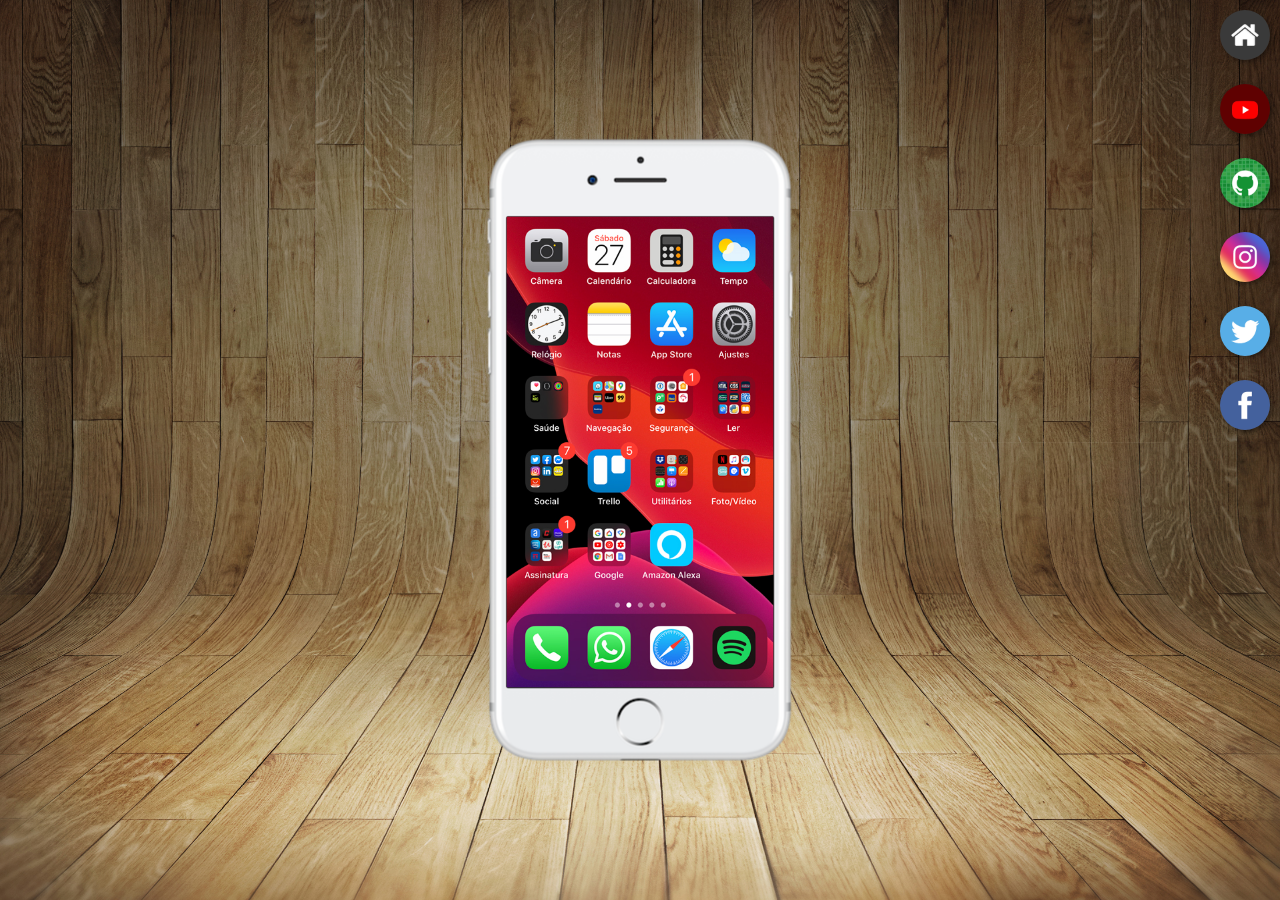
<file: index.html>
<!DOCTYPE html>
<html lang="pt-br">
<head>
    <meta charset="UTF-8">
    <meta name="viewport" content="width=device-width, initial-scale=1.0">
    <title>Projeto Redes Sociais</title>
    <link rel="shortcut icon" href="favicon.ico" type="image/x-icon">
    <link rel="stylesheet" href="estilo/style.css">
</head>
<body>
    <main>
        <section id="telefone">
<iframe src="home.html" frameborder="0" name="tela" id="tela">
    Seu navegador não é compativel com isso
</iframe>
        </section>
        <section id="redes-sociais">
                <a href="home.html" target="tela"><img src="imagens/logo-home.jpg" alt="Home"></a> <br>
                <a href="youtube.html" target="tela"> <img src="imagens/logo-youtube.jpg" alt="YouTube"></a> <br>
                <a href="" target="tela"><img src="imagens/logo-github.jpg" alt=""></a> <br>
                <a href="" target="tela"><img src="imagens/logo-instagram.jpg" alt="Instagram"></a> <br>
                <a href="" target="tela"><img src="imagens/logo-twitter.jpg" alt="Twitter"></a> <br>
                <a href="" target="tela"><img src="imagens/logo-facebook.jpg" alt="Facebook"></a> <br>
        </section>
    </main>
</body>
</html>
</file>
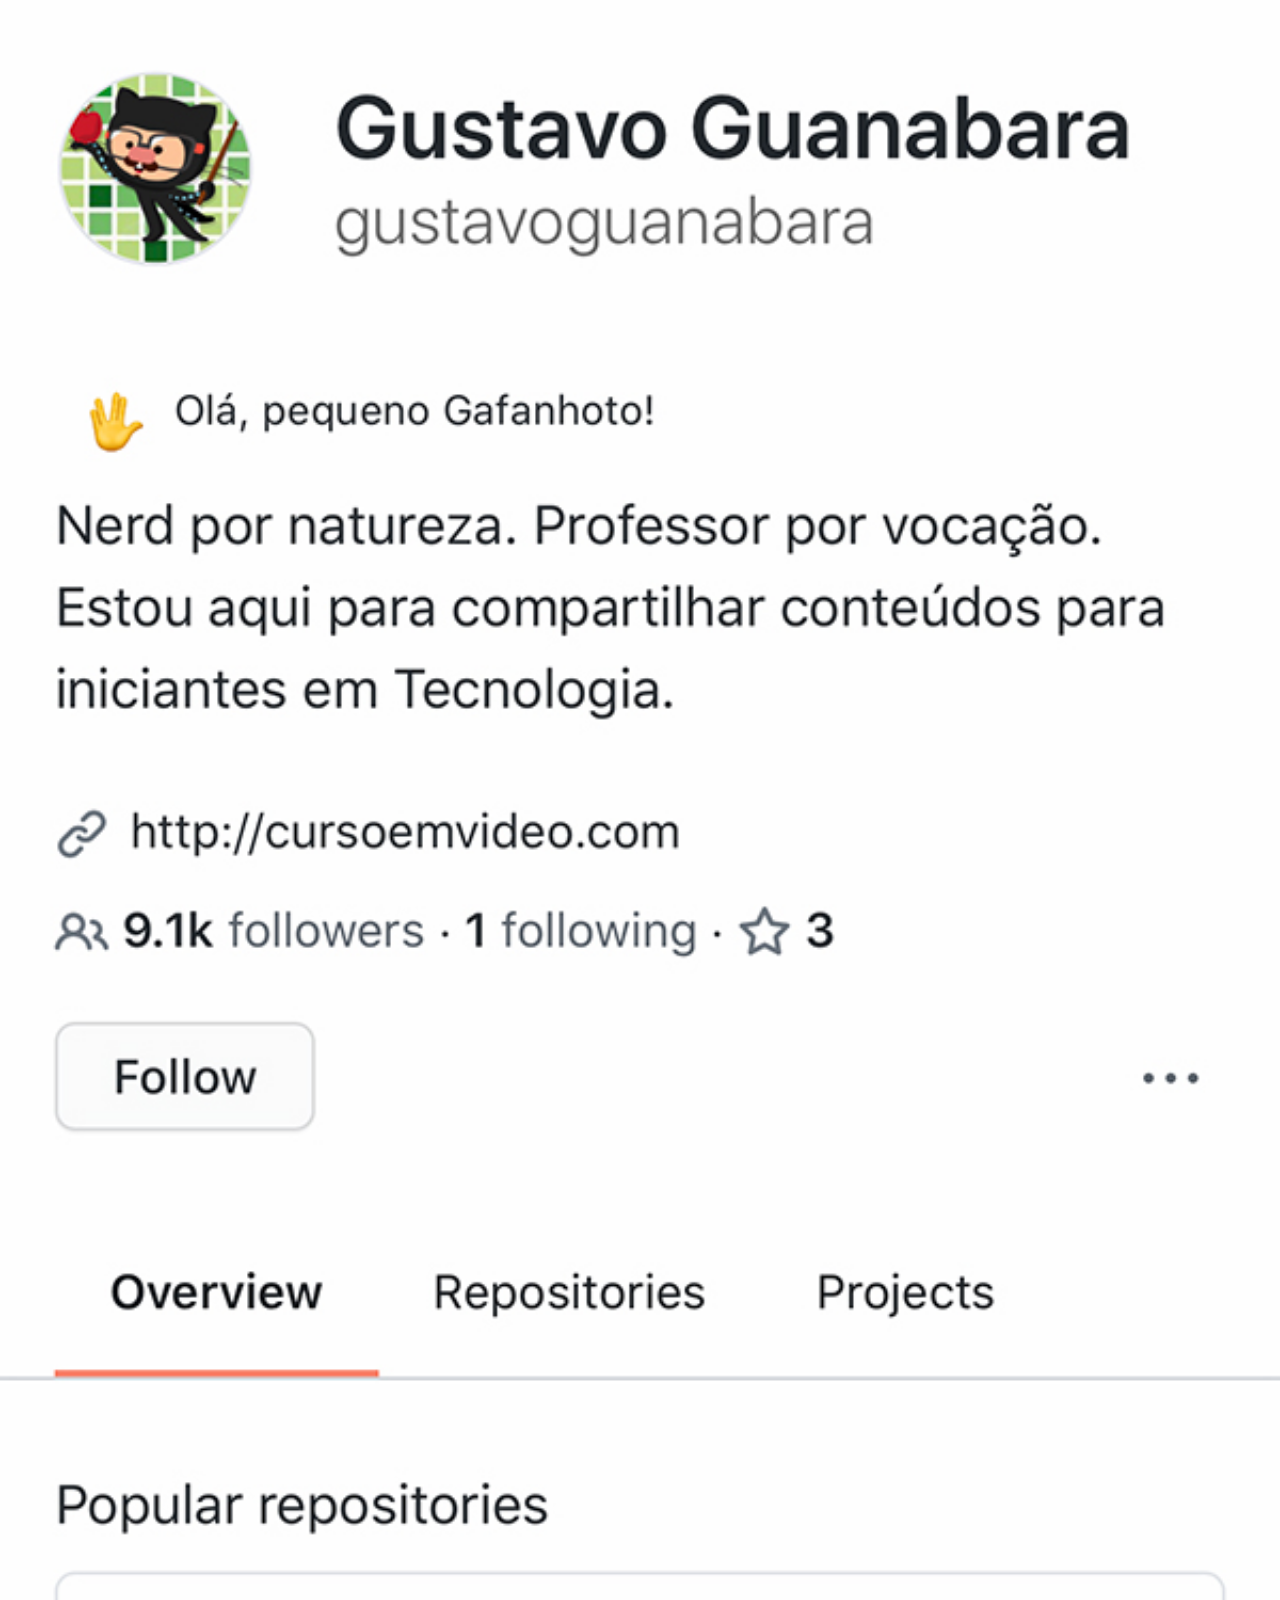
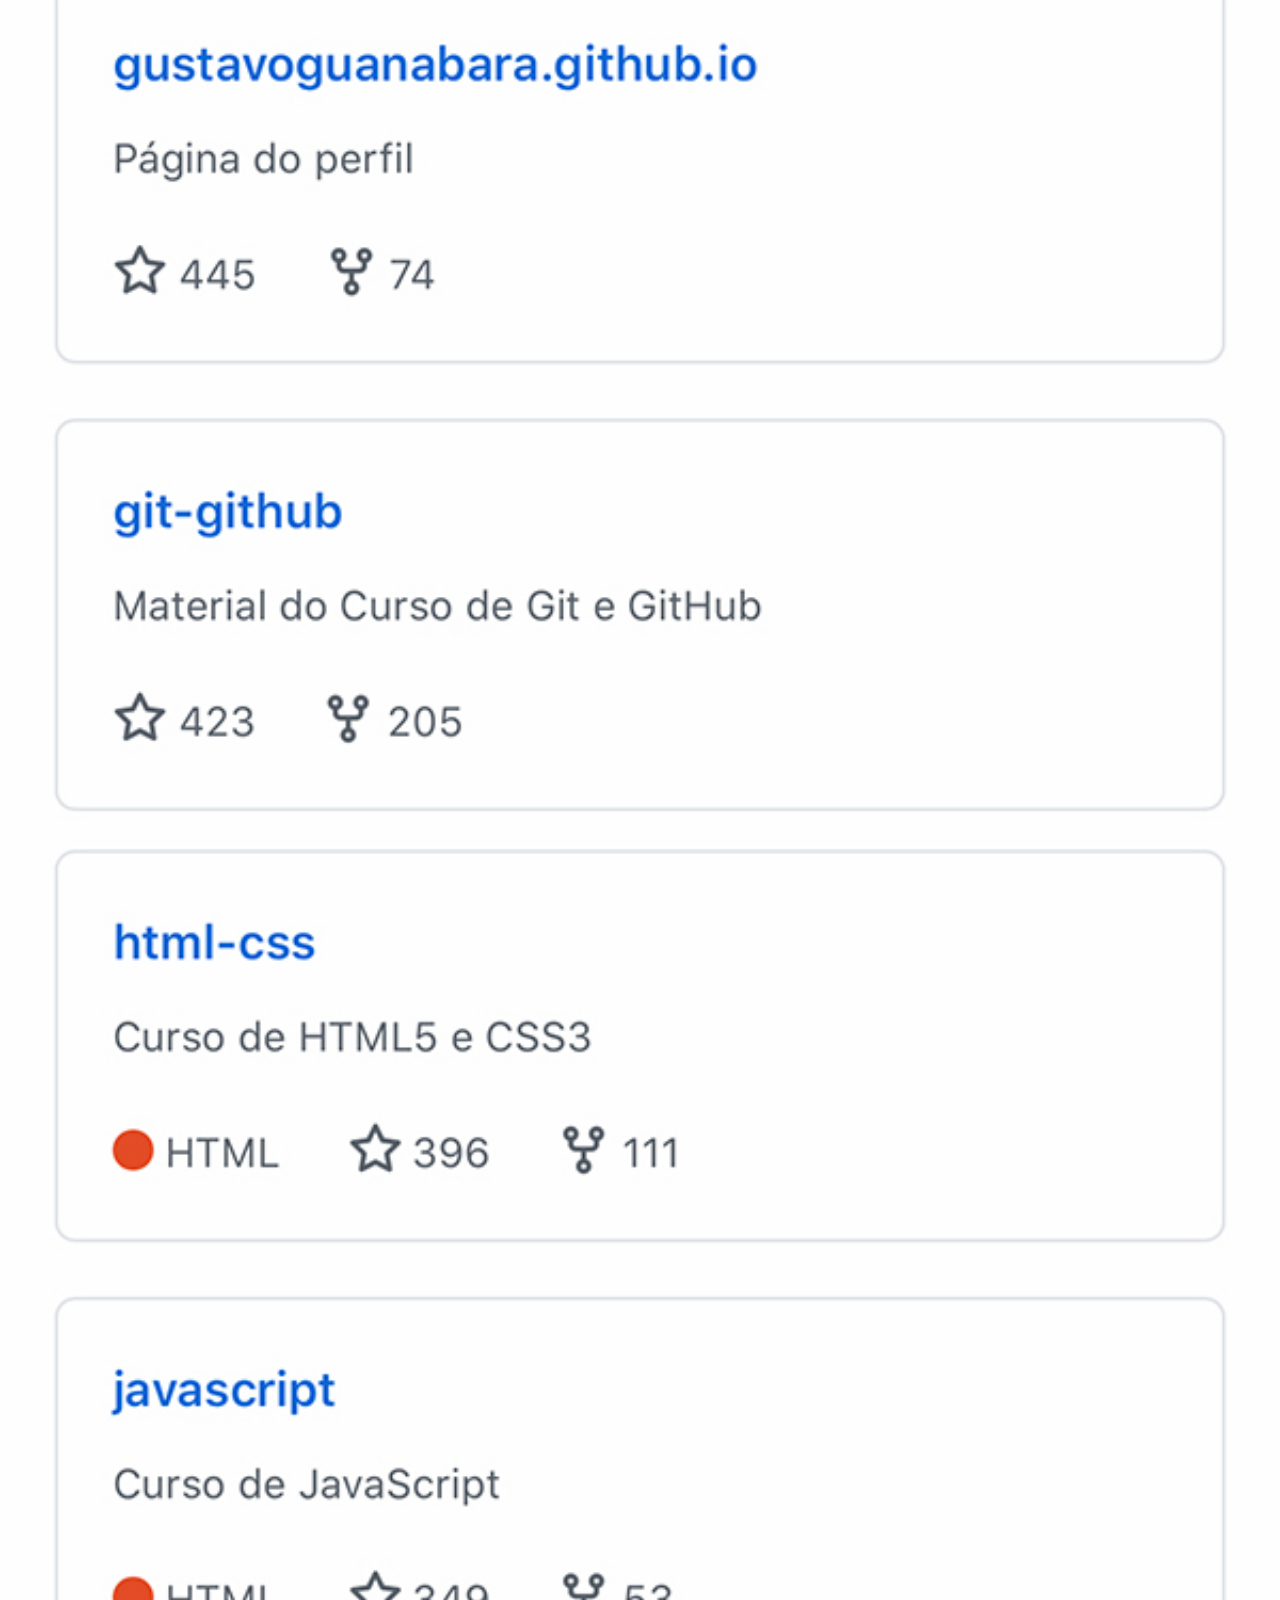
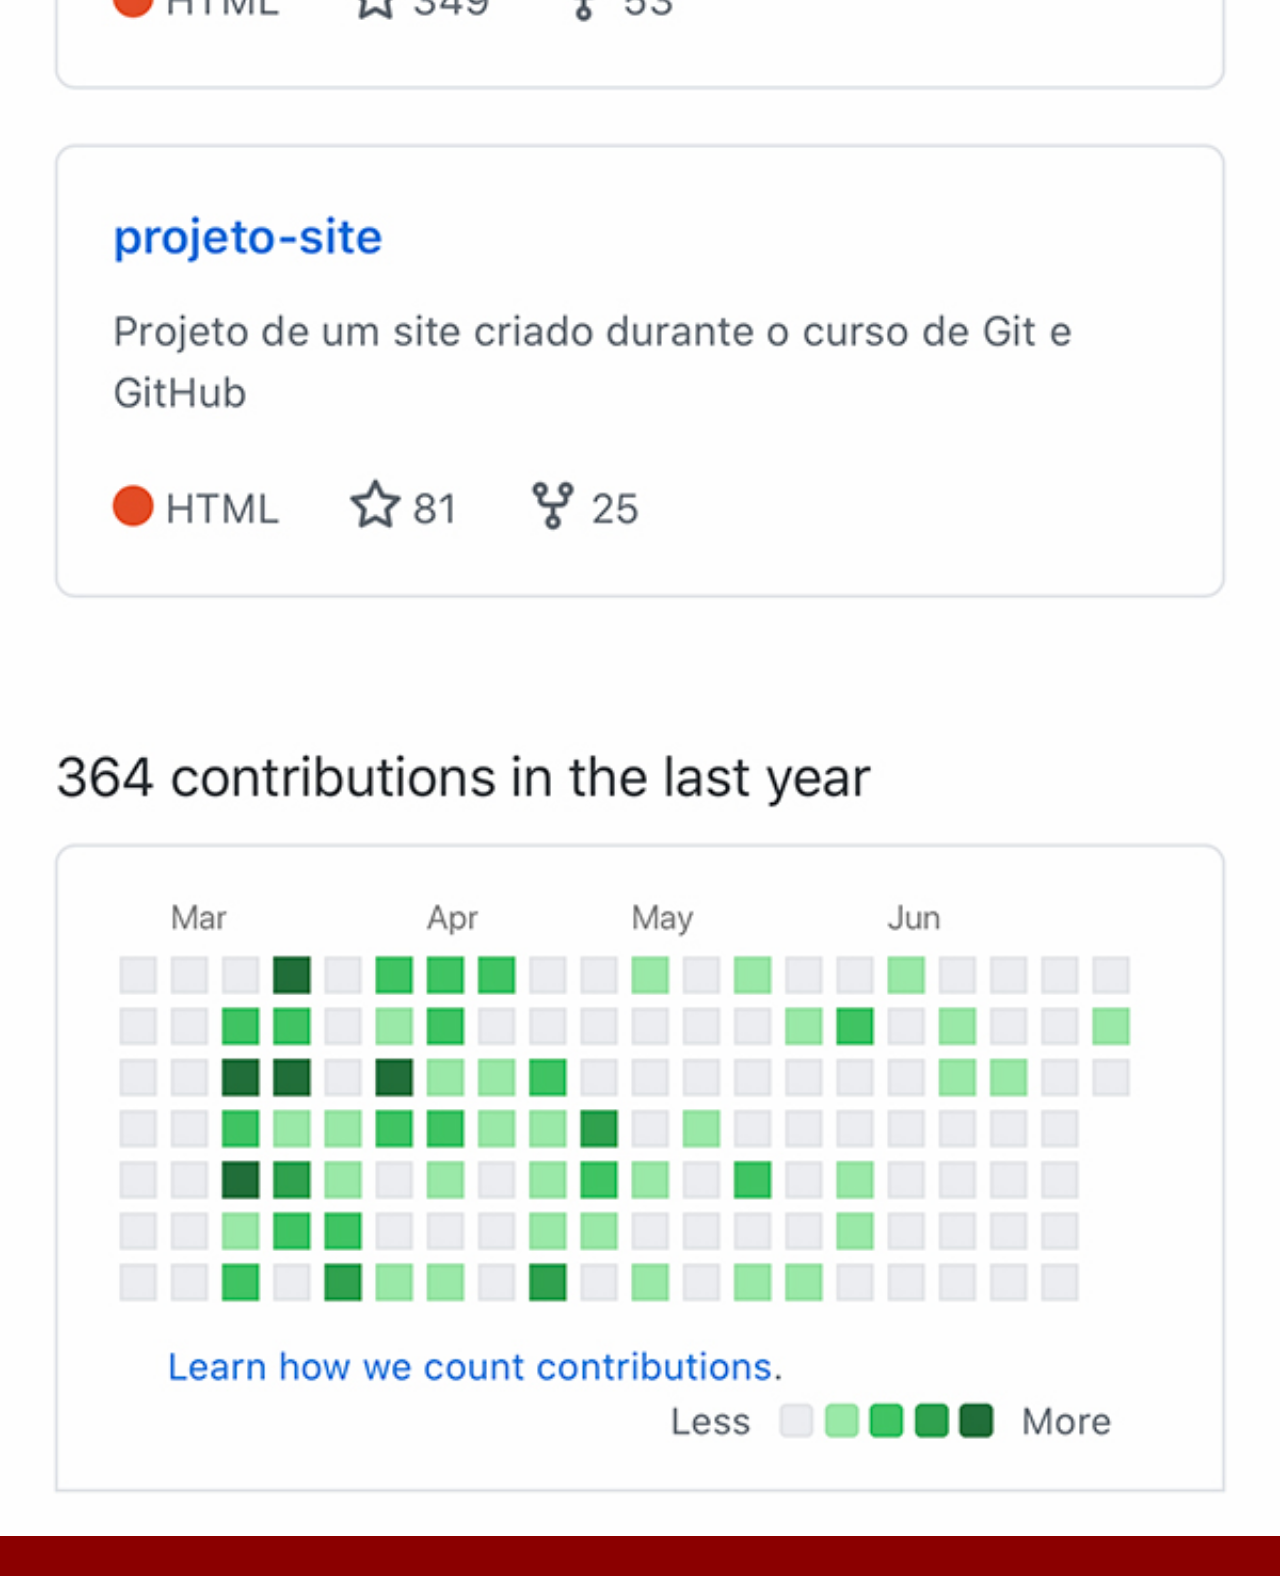
<file: github.html>
<!DOCTYPE html>
<html lang="pt-br">
<head>
    <meta charset="UTF-8">
    <meta name="viewport" content="width=device-width, initial-scale=1.0">
    <title>Document</title>
    <link rel="stylesheet" href="estilo/social.css">
</head>
<body>
   <img src="imagens/tela-github.jpg" alt="GitHub"> 
   <a href="https://gustavoguanabara.github.io/"></a>
</body>
</html>
</file>
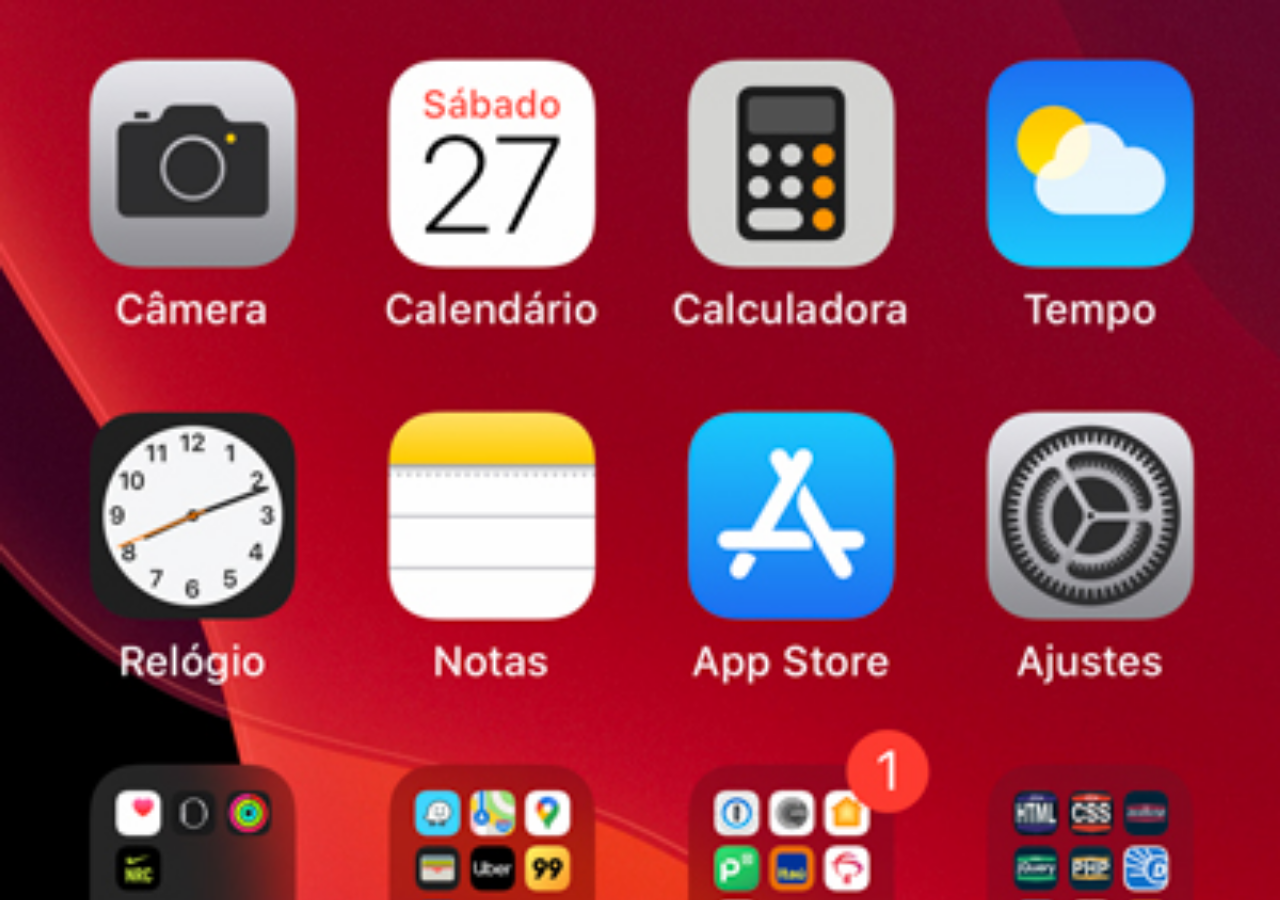
<file: home.html>
<!DOCTYPE html>
<html lang="pt-br">
<head>
    <meta charset="UTF-8">
    <meta name="viewport" content="width=device-width, initial-scale=1.0">
    <title>Document</title>
    <style>


* {
    margin: 0px;
    padding: 0px;
}

body {
    height: 100vh;
    width: 100vw;
    background: black url(imagens/tela-home.jpg) no-repeat top center;
    background-size: cover;
}

    </style>
</head>

<body>
    
</body>
</html>
</file>
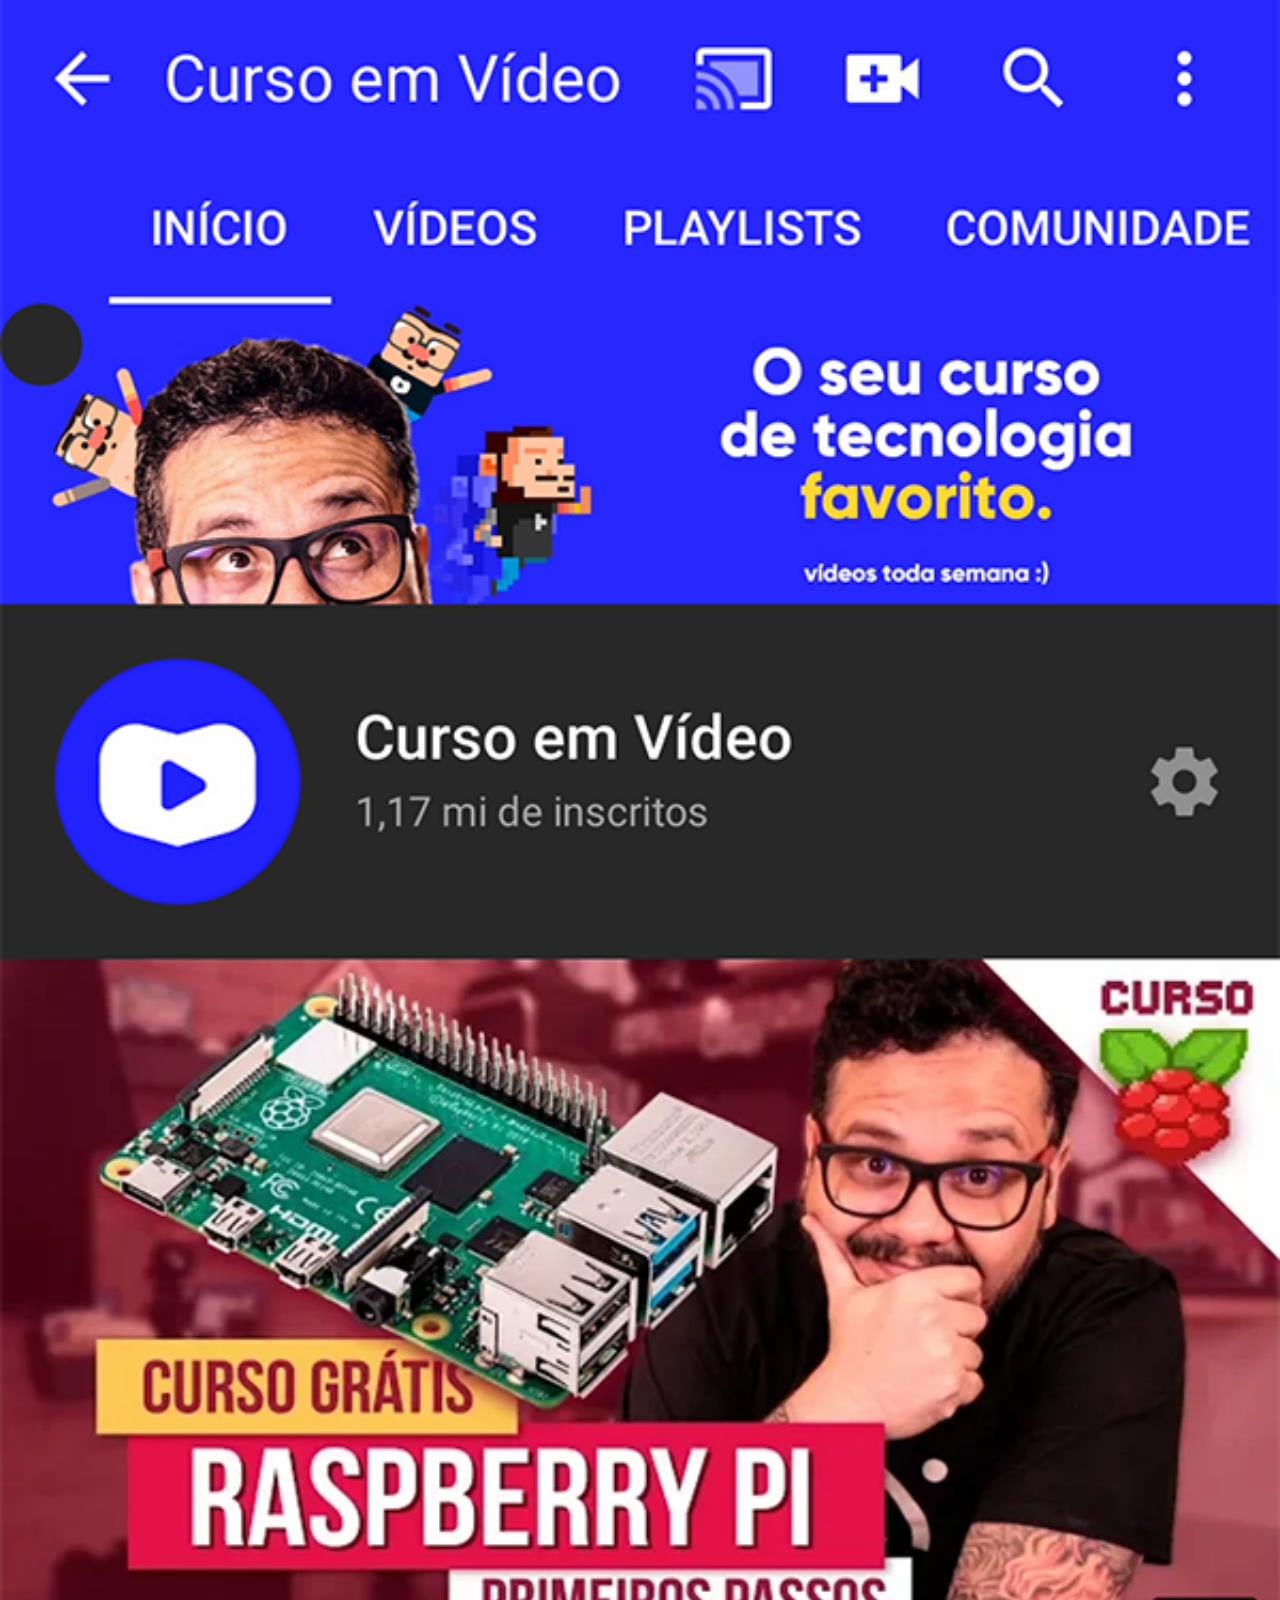
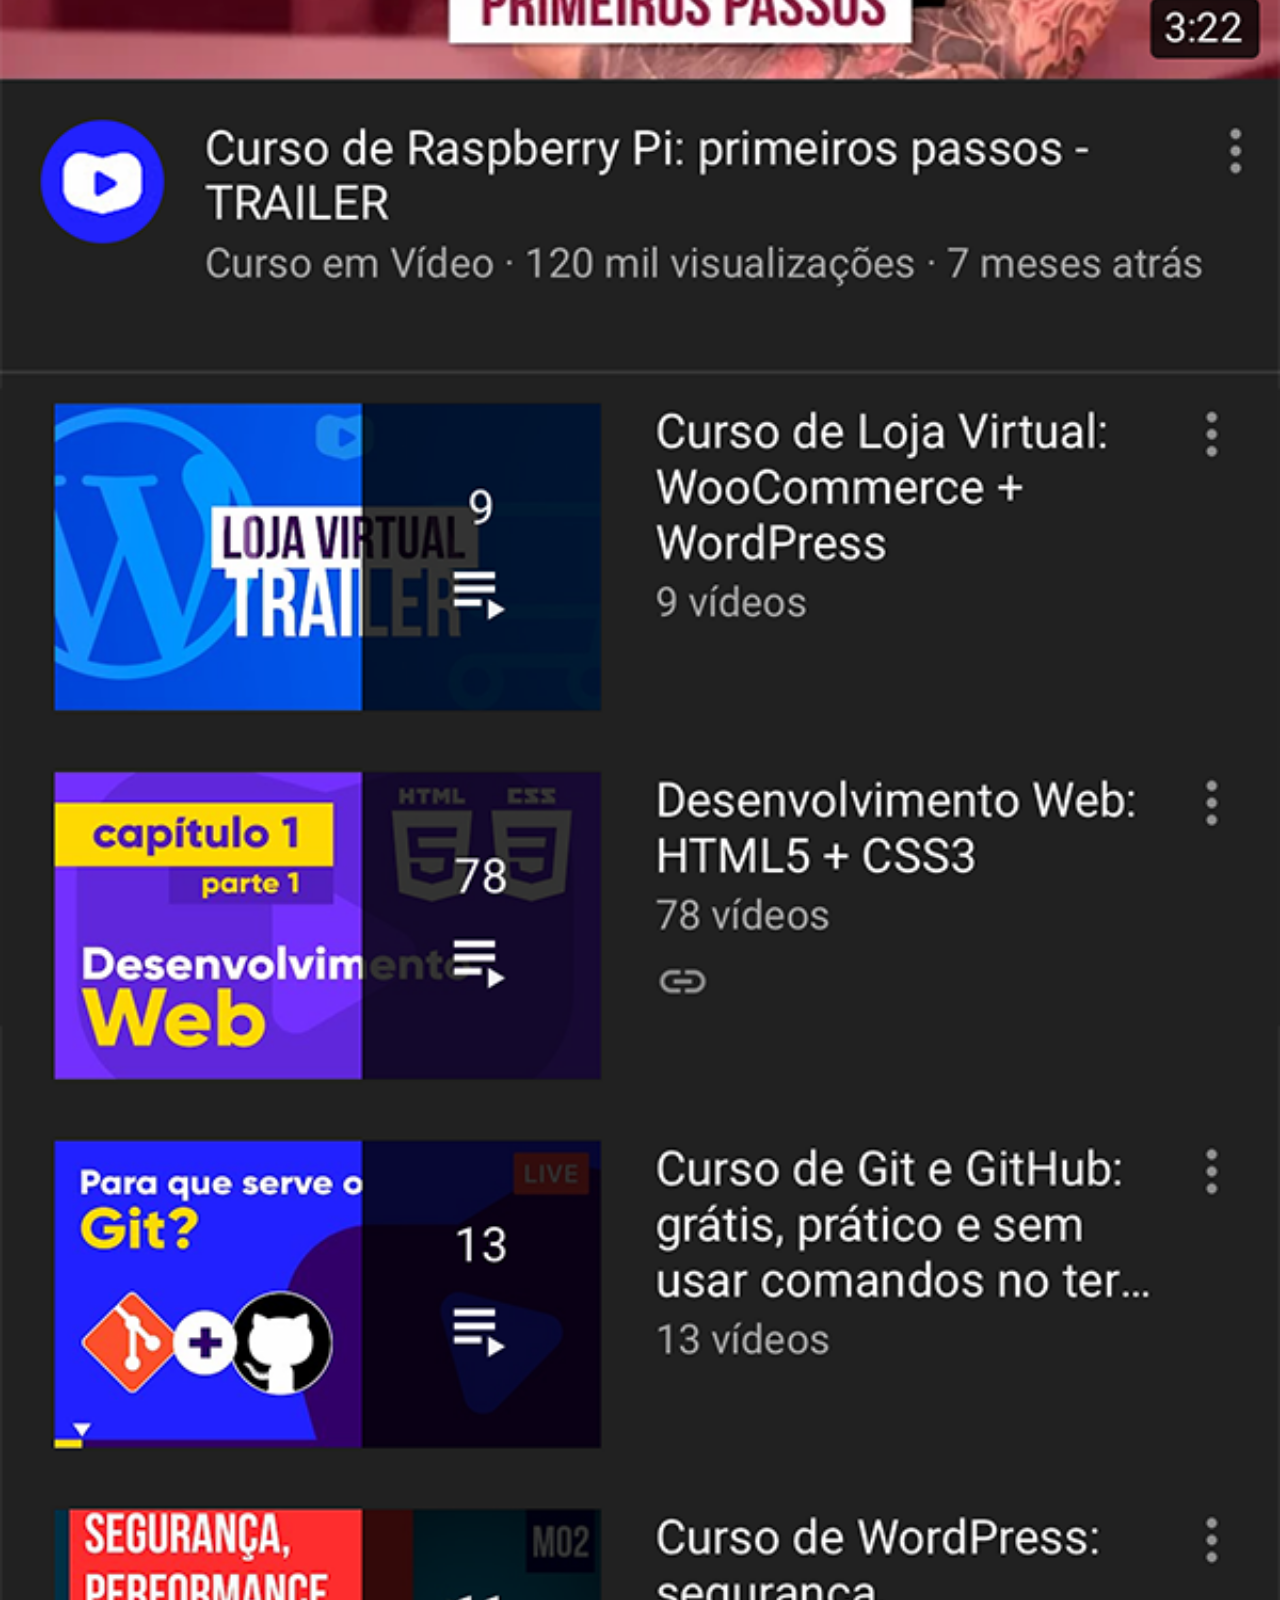
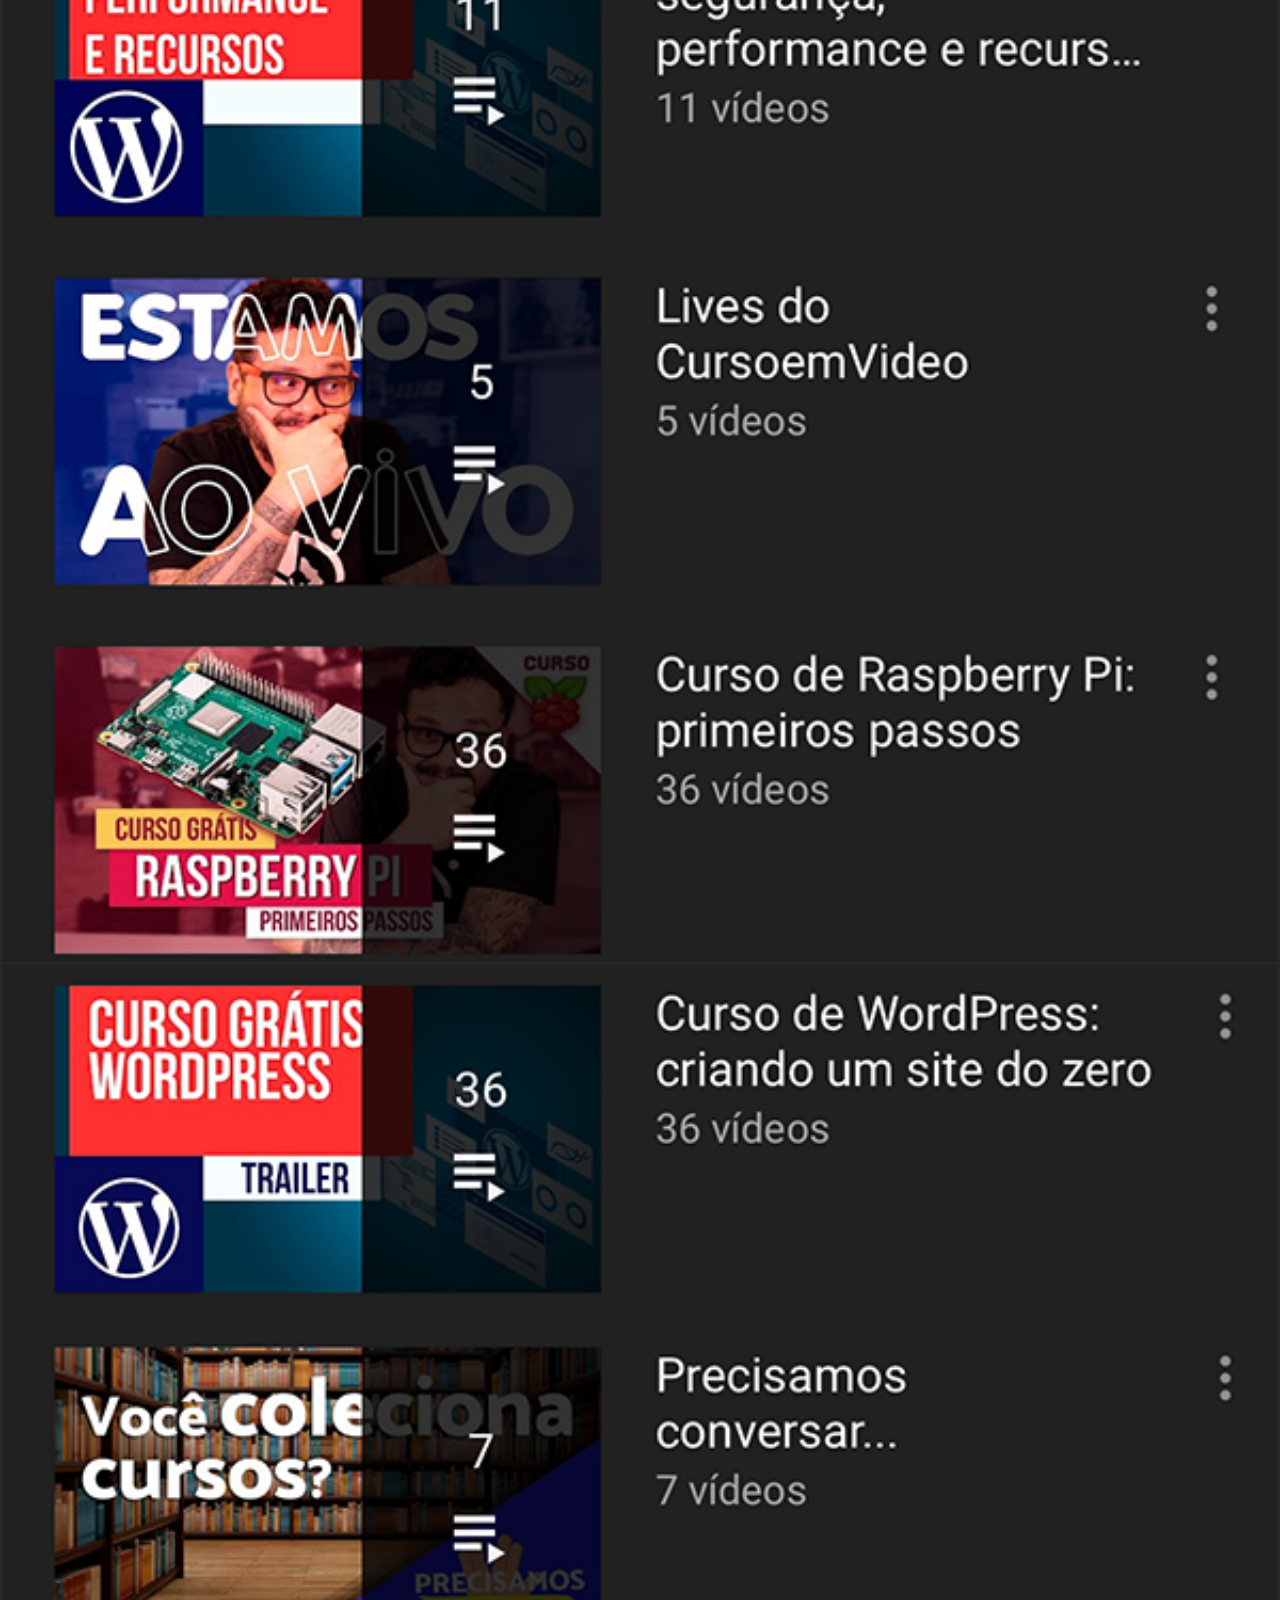
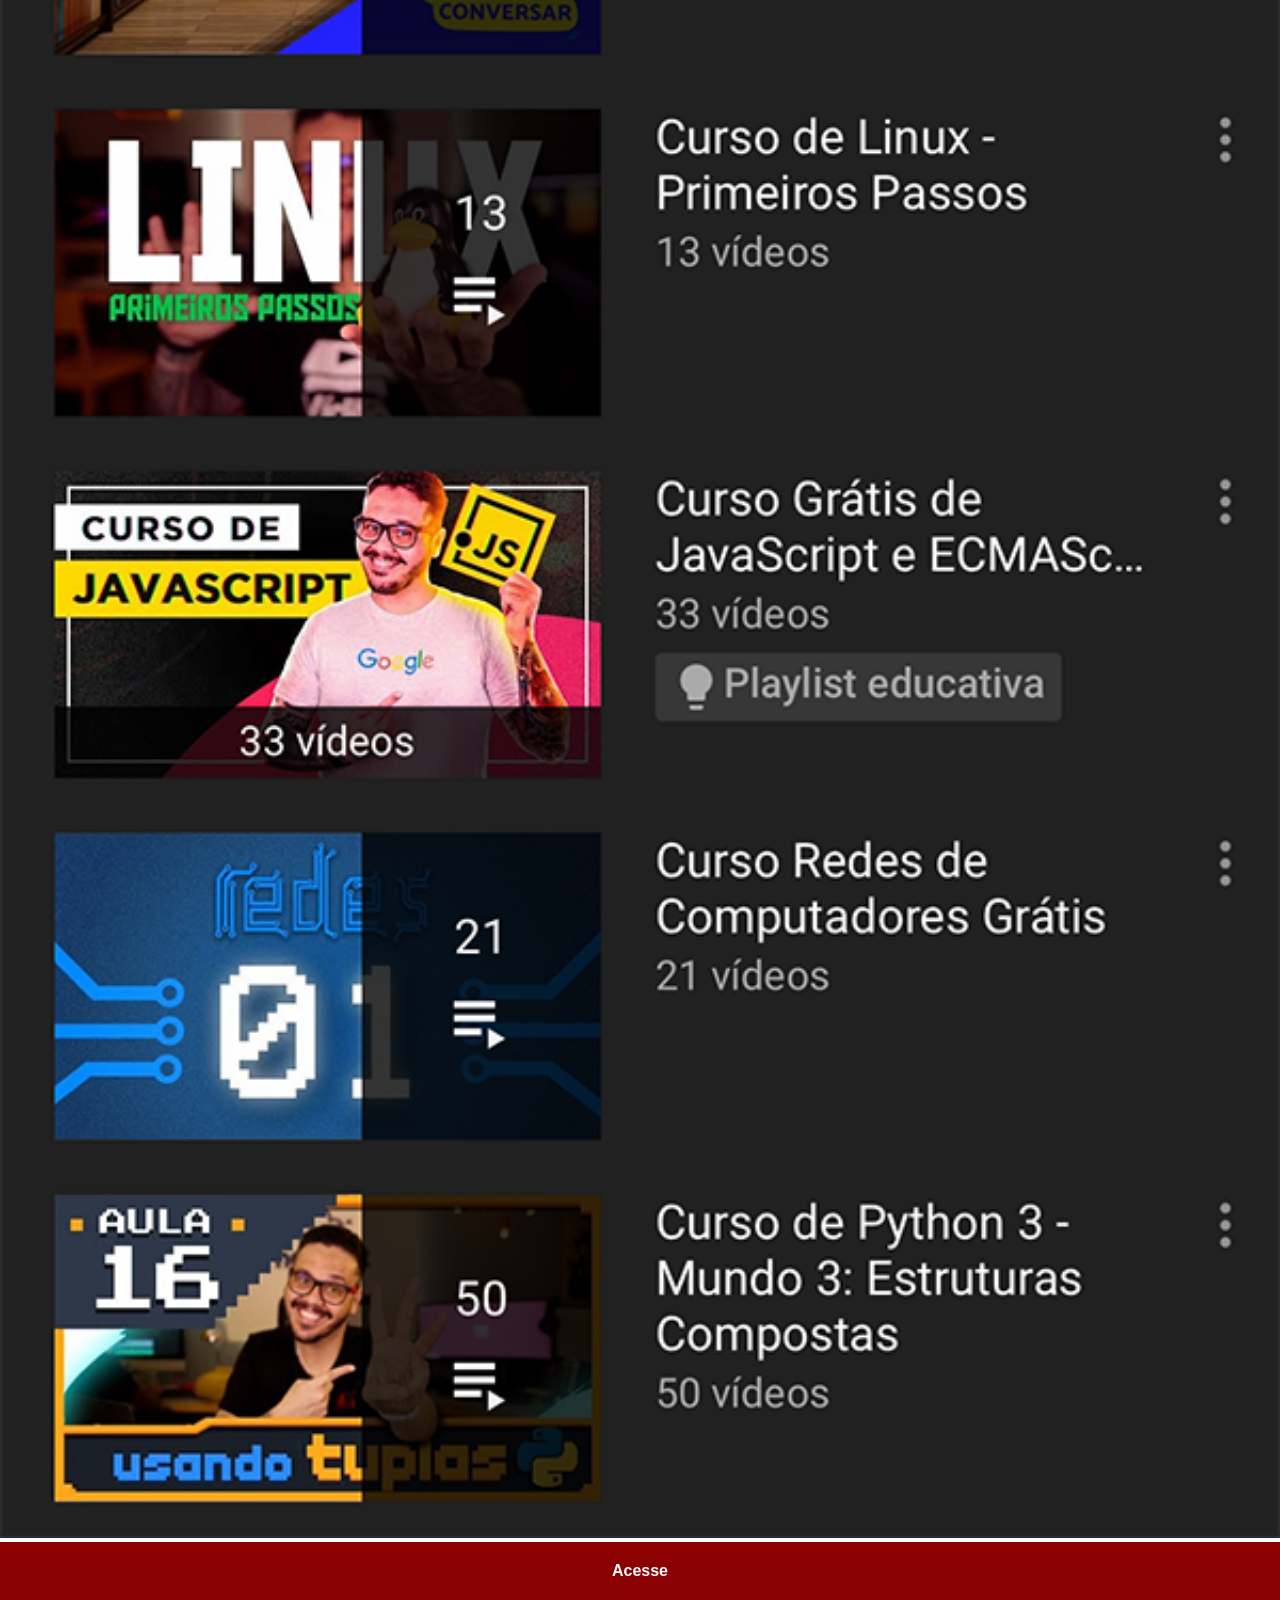
<file: youtube.html>
<!DOCTYPE html>
<html lang="pt-br">
<head>
    <meta charset="UTF-8">
    <meta name="viewport" content="width=device-width, initial-scale=1.0">
    <title>Document</title>
    <link rel="stylesheet" href="estilo/social.css">
</head>
<body>
    <img src="imagens/tela-youtube.png" alt="youtube">
    <a href="https://www.youtube.com/@cursoemvideo/playlists" target="_blank">Acesse

    </a>
    
</body>
</html>
</file>
<file: estilo/style.css>
@charset 'UTF-8';

* {
    margin: 0px;
    padding: 0px
}


html, body {
    height: 100vh;
    width: 100vw;
    background-color: black;
}

body {
    background: url('../imagens/fundo-madeira.jpg') no-repeat top center;
    background-size: cover;
    background-attachment: fixed;

}

main {
    height: 100vh;
    position: relative;
  
}

section#telefone {
    position: absolute;
    top: 50%;
    left: 50%;
    transform: translate(-50%, -50%);
    
    
    
    height: 627px;
    width: 311px;
    background: url('../imagens/frame-iphone.png') no-repeat;
}

#tela {
    width: 267px;
    height: 471px;
    top: 80px;
    left: 22px;
    position: relative;
}


#redes-sociais img {
    width: 50px;
    margin: 10px;
    border-radius: 50%;
    box-shadow: 2px 2px 5px rgba(0, 0, 0, 0.418);
    box-sizing: border-box;
}

#redes-sociais {
    text-align: right;
}

section#redes-sociais img:hover {
border: 2px solid rgba(255, 255, 255, 0.61);
}
</file>
<file: estilo/social.css>
@charset 'UTF-8';
  
  * {
            margin: 0px;
            padding: 0px;
            font-family: Arial, Helvetica, sans-serif;
        }

::-webkit-scrollbar {
    width: 0px;
    height: 0px;
}

        img {
width: 100vw;
        }

        a {
            background-color: darkred;
            display: block;
            padding: 20px;
            font-weight: bolder;
            color: white;
            text-align: center;
            text-decoration: none;
        }

        a:hover {
            color: black;
            background-color: red;
        }
</file>
